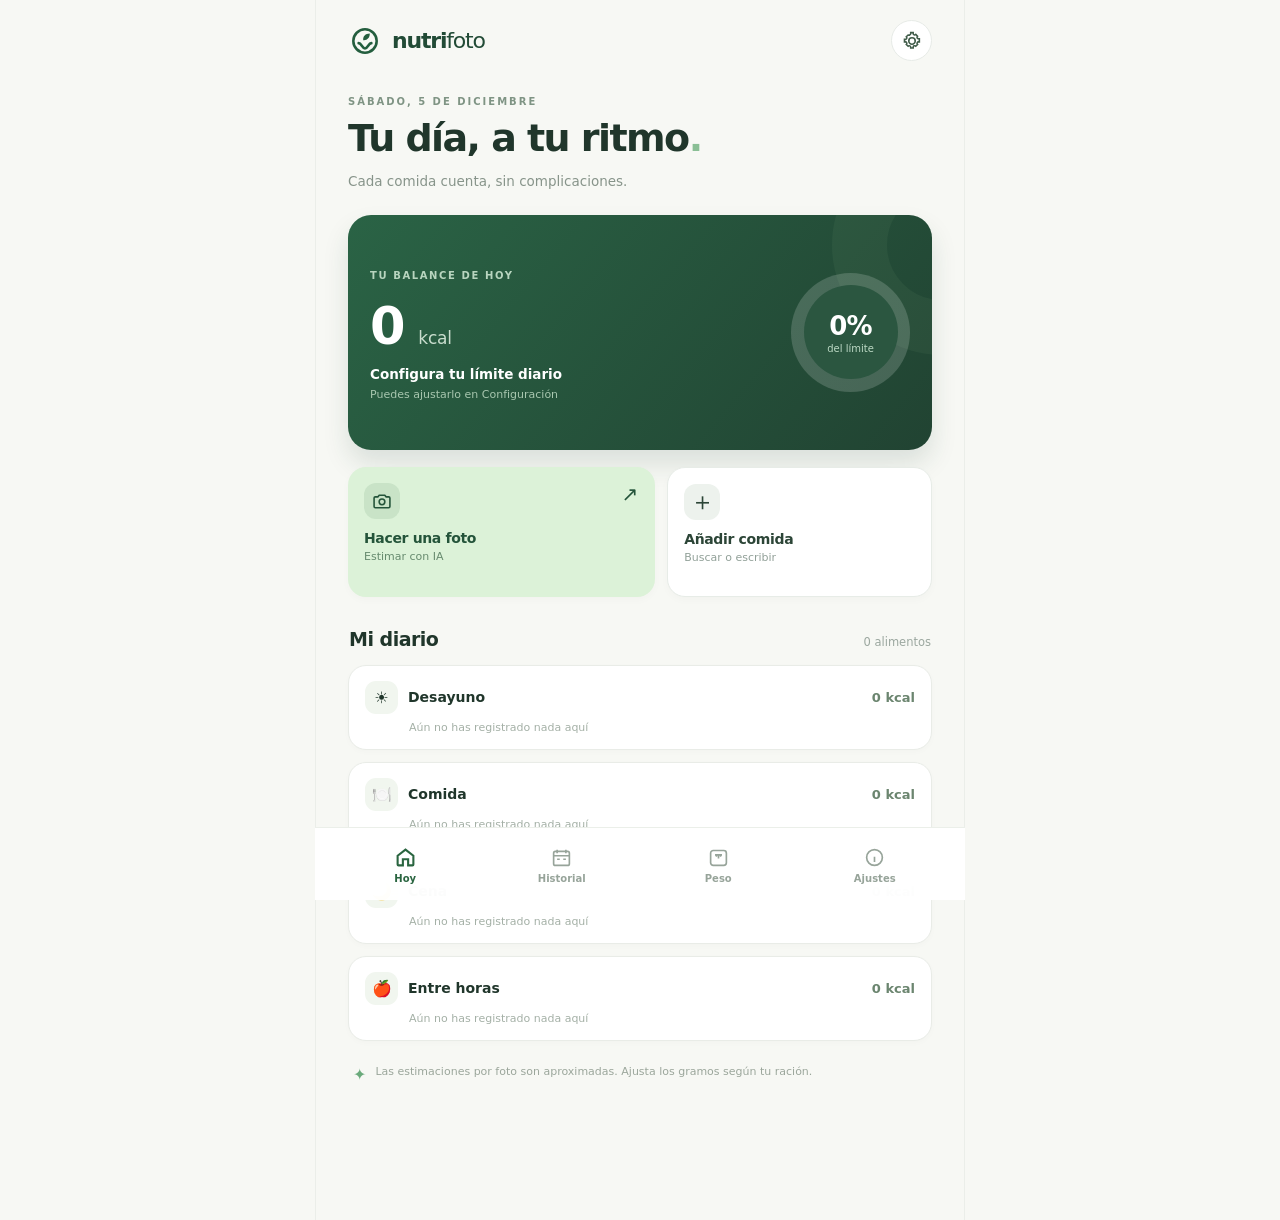
<file: index.html>
<!doctype html>
<html lang="es">
<head>
  <meta charset="utf-8">
  <meta name="viewport" content="width=device-width, initial-scale=1, viewport-fit=cover">
  <meta name="theme-color" content="#f7f8f4">
  <meta name="description" content="Registra tus comidas con una foto, controla tu balance diario y sigue la evolución de tu peso.">
  <meta name="apple-mobile-web-app-capable" content="yes">
  <meta name="apple-mobile-web-app-status-bar-style" content="default">
  <meta name="apple-mobile-web-app-title" content="NutriFoto">
  <link rel="manifest" href="manifest.webmanifest">
  <link rel="apple-touch-icon" href="icons/icon-180.png">
  <link rel="icon" type="image/png" sizes="192x192" href="icons/icon-192.png">
  <link rel="stylesheet" href="styles.css">
  <title>La Nutrición de bochivent · Contador de calorías por foto gratis</title>
</head>
<body>
  <div id="app" class="app">
    <header class="topbar">
      <div class="brand"><span class="brandmark" aria-hidden="true"><svg viewBox="0 0 32 32" fill="none"><circle cx="16" cy="16" r="11" stroke="currentColor" stroke-width="2.4"/><path d="M10 18c2.8 0 3.2 5 6 5s3.2-5 6-5" stroke="currentColor" stroke-width="2.4" stroke-linecap="round"/><path d="M20.5 9c-4.1.1-6.6 2.6-6.2 6.2 3.7.4 6.2-2.1 6.2-6.2Z" fill="currentColor"/></svg></span><span>nutri<span class="brandthin">foto</span></span></div>
      <button id="settingsButton" class="icon-btn" type="button" aria-label="Ajustes" title="Ajustes"><svg viewBox="0 0 24 24" fill="none" stroke="currentColor" stroke-width="1.8"><path d="M12 15.5a3.5 3.5 0 1 0 0-7 3.5 3.5 0 0 0 0 7Z"/><path d="M19.4 15a1.7 1.7 0 0 0 .34 1.87l.1.1-2 2-.1-.1a1.7 1.7 0 0 0-1.87-.34 1.7 1.7 0 0 0-1 1.54V21h-2.8v-.92a1.7 1.7 0 0 0-1-1.54 1.7 1.7 0 0 0-1.87.34l-.1.1-2-2 .1-.1A1.7 1.7 0 0 0 7.54 15 1.7 1.7 0 0 0 6 14H5v-2.8h1a1.7 1.7 0 0 0 1.54-1 1.7 1.7 0 0 0-.34-1.87l-.1-.1 2-2 .1.1A1.7 1.7 0 0 0 11.07 6a1.7 1.7 0 0 0 1-1.54V3.5h2.8v.96a1.7 1.7 0 0 0 1 1.54 1.7 1.7 0 0 0 1.87-.34l.1-.1 2 2-.1.1a1.7 1.7 0 0 0-.34 1.87c.26.6.86 1 1.54 1h.96V14h-.96c-.68 0-1.28.4-1.54 1Z" transform="translate(-1 -.5) scale(.96)"/></svg></button>
    </header>

    <main id="screen-today" class="screen active">
      <div class="page-eyebrow" id="todayDate">HOY</div>
      <h1 class="page-title">Tu día, a tu ritmo<span class="dot">.</span></h1>
      <p class="subtitle">Cada comida cuenta, sin complicaciones.</p>
      <section class="balance-card" aria-label="Resumen de calorías">
        <div class="balance-copy"><span class="muted-on-dark">TU BALANCE DE HOY</span><div class="big-cal" id="consumedCals">0 <small>kcal</small></div><div class="balance-bottom" id="remainingLabel">Establece tu límite diario</div><span class="goal-caption" id="dailyGoalLine"></span></div>
        <div id="ring" class="ring"><div class="ring-inside"><span id="ringPercent">0%</span><small>del límite</small></div></div>
        <div class="balance-glow"></div>
      </section>
      <div class="cta-grid"><button id="photoButton" class="cta cta-primary"><span class="cta-icon"><svg viewBox="0 0 24 24" fill="none" stroke="currentColor" stroke-width="1.9"><path d="M4 7h3l1.7-2h6.6L17 7h3a1.5 1.5 0 0 1 1.5 1.5v10A1.5 1.5 0 0 1 20 20H4a1.5 1.5 0 0 1-1.5-1.5v-10A1.5 1.5 0 0 1 4 7Z"/><circle cx="12" cy="13" r="3.4"/></svg></span><span><strong>Hacer una foto</strong><small>Estimar con IA</small></span><span class="cta-arrow">↗</span></button><button id="manualButton" class="cta cta-secondary"><span class="cta-icon">＋</span><span><strong>Añadir comida</strong><small>Buscar o escribir</small></span></button></div>
      <div class="section-header"><h2>Mi diario</h2><span id="entryCount" class="section-muted">0 alimentos</span></div>
      <div id="todayMeals" class="meal-list"></div>
      <div class="tipline"><span>✦</span> Las estimaciones por foto son aproximadas. Ajusta los gramos según tu ración.</div>
    </main>

    <main id="screen-history" class="screen" hidden>
      <div class="page-eyebrow">TU EVOLUCIÓN</div><h1 class="page-title">Cada día suma<span class="dot">.</span></h1><p class="subtitle">Consulta lo que has registrado anteriormente.</p>
      <div class="section-header"><h2>Últimos 7 días</h2><span class="section-muted">kcal/día</span></div>
      <div class="panel history-panel"><div id="historyChart" class="bar-chart" aria-label="Calorías de los últimos 7 días"></div><div class="bar-chart-labels" id="historyLabels"></div></div>
      <div class="section-header"><h2>Consultar un día</h2></div>
      <div class="panel day-selector"><button id="prevDay" class="date-arrow" aria-label="Día anterior">‹</button><div><div id="historySelectedTitle" class="date-title">Hoy</div><div class="section-muted" id="historySelectedTotal">0 kcal</div></div><button id="nextDay" class="date-arrow" aria-label="Día siguiente">›</button></div>
      <div id="historyMeals" class="meal-list"></div>
    </main>

    <main id="screen-weight" class="screen" hidden>
      <div class="page-eyebrow">BIENESTAR</div><h1 class="page-title">Tu progreso<span class="dot">.</span></h1><p class="subtitle">Un registro sencillo de tu peso.</p>
      <div class="weight-summary"><div class="panel stat-card"><div class="stat-overline">ÚLTIMO PESO</div><div class="stat-value" id="weightCurrent">— <small>kg</small></div><div class="stat-foot" id="weightCurrentDate">Sin registros</div></div><div class="panel stat-card"><div class="stat-overline">CAMBIO TOTAL</div><div class="stat-value" id="weightDelta">— <small>kg</small></div><div class="stat-foot">Desde el primer registro</div></div></div>
      <div class="panel weight-chart-panel"><div class="section-header inner"><h2>Evolución</h2><span id="weightPoints" class="section-muted">0 registros</span></div><div id="weightGraph" class="graph-wrap"></div></div>
      <form id="weightForm" class="panel weight-form"><h2>Añadir peso</h2><div class="form-row"><label>Peso <span>(kg)</span><input id="weightInput" inputmode="decimal" type="number" min="1" max="500" step="0.1" placeholder="Ej. 72,5" required></label><label>Fecha<input id="weightDate" type="date" required></label></div><button type="submit" class="full-button">Guardar peso <span>→</span></button></form>
      <div class="section-header"><h2>Registros</h2></div><div id="weightEntries" class="weight-entry-list"></div>
    </main>

    <main id="screen-settings" class="screen" hidden>
      <div class="page-eyebrow">PREFERENCIAS</div><h1 class="page-title">A tu manera<span class="dot">.</span></h1><p class="subtitle">Tú decides tus objetivos y tus datos.</p>
      <form id="goalForm" class="panel setting-panel"><div class="setting-title"><span class="setting-emoji">🎯</span><div><h2>Límite diario</h2><p>El máximo de calorías que quieres registrar.</p></div></div><label class="field-label" for="goalInput">Calorías por día</label><div class="unit-input"><input type="number" id="goalInput" inputmode="numeric" min="1" max="20000" step="1" required placeholder="Ej. 2000"><span>kcal</span></div><button type="submit" class="full-button">Guardar límite <span>→</span></button><p class="fineprint">Este límite es una preferencia de seguimiento, no una recomendación nutricional.</p></form>
      <div class="panel setting-panel"><div class="setting-title"><span class="setting-emoji">🔐</span><div><h2>Tus datos, bajo control</h2><p>El diario y el peso se guardan en este dispositivo. Las fotos se procesan localmente y no se conservan.</p></div></div><button id="exportButton" class="outline-button">Exportar copia de seguridad <span>↗</span></button><label for="importInput" class="outline-button import-label">Importar copia de seguridad <span>↗</span></label><input id="importInput" type="file" accept="application/json,.json" hidden><button id="eraseButton" class="text-danger">Eliminar todos mis datos</button></div>
      <div class="panel setting-panel"><div class="setting-title"><span class="setting-emoji">✨</span><div><h2>Cómo funciona la foto</h2><p>Un modelo Food-101 identifica el plato más parecido entre 101 categorías. Calculamos las calorías con valores aproximados por 100 g y una ración editable. No detecta con precisión ingredientes, aceites ni cantidades.</p></div></div><p class="fineprint">Para usar el reconocimiento por primera vez necesitas conexión y descargar el modelo (aprox. 90 MB). Si la IA falla, puedes añadir el alimento manualmente, gratis.</p></div>
      <p class="credit">NutriFoto · Sin cuentas, anuncios ni suscripciones.</p>
    </main>

    <nav class="bottom-nav" aria-label="Navegación principal"><button class="nav-button selected" data-tab="today" aria-current="page"><svg viewBox="0 0 24 24" fill="none" stroke="currentColor" stroke-width="1.9"><path d="m3 10 9-7 9 7v10a1 1 0 0 1-1 1h-5v-7H9v7H4a1 1 0 0 1-1-1V10Z"/></svg><span>Hoy</span></button><button class="nav-button" data-tab="history"><svg viewBox="0 0 24 24" fill="none" stroke="currentColor" stroke-width="1.9"><rect x="3" y="5" width="18" height="16" rx="2"/><path d="M7 3v4M17 3v4M3 10h18M7 14h3m4 0h3"/></svg><span>Historial</span></button><button class="nav-button" data-tab="weight"><svg viewBox="0 0 24 24" fill="none" stroke="currentColor" stroke-width="1.9"><rect x="3" y="4" width="18" height="17" rx="3"/><path d="M8 9h8M12 9v4m-3-4 1 2m5-2-1 2"/></svg><span>Peso</span></button><button class="nav-button" data-tab="settings"><svg viewBox="0 0 24 24" fill="none" stroke="currentColor" stroke-width="1.9"><circle cx="12" cy="12" r="9"/><path d="M12 11v6M12 7h.01"/></svg><span>Ajustes</span></button></nav>
  </div>

  <div id="foodOverlay" class="overlay" hidden role="presentation"><div class="sheet" role="dialog" aria-modal="true" aria-labelledby="foodDialogTitle"><div class="sheet-handle"></div><div class="sheet-head"><div><div class="page-eyebrow" id="foodDialogEyebrow">NUEVA COMIDA</div><h2 id="foodDialogTitle">Añadir alimento</h2></div><button id="closeFood" class="close-btn" aria-label="Cerrar">×</button></div><div class="sheet-scroll">
    <div id="photoArea" class="photo-area" hidden><img id="photoPreview" alt="Fotografía de la comida"><div id="aiStatus" class="ai-status"><span class="spinner" id="aiSpinner"></span><span id="aiStatusText">Preparando imagen…</span></div><div id="suggestions" class="suggestions" hidden></div></div>
    <div class="form-field"><label for="foodSearch">¿Qué has comido?</label><input id="foodSearch" type="text" placeholder="Buscar: arroz, pollo, tortilla..." autocomplete="off"><div id="foodMatches" class="food-matches" hidden></div></div>
    <div class="two-fields"><div class="form-field"><label for="gramsInput">Cantidad (g)</label><input id="gramsInput" type="number" inputmode="decimal" min="1" max="10000" step="1" value="150"></div><div class="form-field"><label for="kcal100Input">kcal / 100 g</label><input id="kcal100Input" type="number" inputmode="decimal" min="1" max="1000" step="1" placeholder="Ej. 160"></div></div>
    <div class="form-field"><label for="mealSelect">Momento del día</label><select id="mealSelect"><option value="desayuno">Desayuno</option><option value="comida">Comida</option><option value="cena">Cena</option><option value="snack">Entre horas</option></select></div>
    <div class="kcal-preview"><span>Calorías estimadas</span><strong><span id="previewKcal">—</span> kcal</strong></div><p class="sheet-note">La cantidad no puede determinarse de forma fiable solo con una fotografía. Comprueba los gramos antes de guardar.</p>
  </div><div class="sheet-footer"><button id="saveFood" class="full-button">Añadir al diario <span>→</span></button></div></div></div>
  <input id="cameraInput" type="file" accept="image/*" capture="environment" hidden><input id="galleryInput" type="file" accept="image/*" hidden>
  <div id="captureChooser" class="overlay overlay-chooser" hidden><div class="chooser panel"><div class="chooser-title"><h2>Fotografía tu comida</h2><button id="closeChooser" class="close-btn" aria-label="Cerrar">×</button></div><p class="subtitle">Haz una foto o elige una que ya tengas.</p><button id="takePhoto" class="choice"><span>📷</span><strong>Abrir cámara</strong><span>→</span></button><button id="choosePhoto" class="choice"><span>🖼️</span><strong>Elegir de Fotos</strong><span>→</span></button></div></div>
  <div id="toast" role="status" aria-live="polite"></div>
  <script type="module" src="app.js"></script>
</body>
</html>
</file>
<file: styles.css>
:root{font-family:-apple-system,BlinkMacSystemFont,"Segoe UI",system-ui,sans-serif;color:#20362b;background:#f7f8f4;font-synthesis:none;-webkit-font-smoothing:antialiased;--green:#234d38;--soft:#e6eee7;--line:#e6eae5;--muted:#7a8980}*{box-sizing:border-box}html{height:100%;background:#f7f8f4}body{min-height:100%;margin:0}button,input,select{font:inherit}button{cursor:pointer}button:focus-visible,input:focus-visible,select:focus-visible{outline:3px solid #a1d6b0;outline-offset:2px}button:disabled{opacity:.45;cursor:not-allowed}.app{max-width:650px;min-height:100vh;margin:auto;background:#f7f8f4}.topbar{padding:calc(env(safe-area-inset-top) + 20px) 24px 17px;display:flex;justify-content:space-between;align-items:center}.brand{font-size:22px;font-weight:800;letter-spacing:-1.2px;display:flex;align-items:center;gap:10px;color:#224b36}.brandthin{font-weight:450}.brandmark{display:flex;align-items:center;justify-content:center;color:#245e3e;width:34px;height:34px}.brandmark svg{width:34px;height:34px}.icon-btn{border:1px solid #e7ebe7;background:#fff;border-radius:100%;height:41px;width:41px;display:grid;place-items:center;color:#405c49}.icon-btn svg{height:22px;width:22px}.screen{padding:18px 22px calc(110px + env(safe-area-inset-bottom));min-height:60vh}.screen[hidden]{display:none}.page-eyebrow{color:#7f9484;font-size:10px;font-weight:850;letter-spacing:2px;margin:0 0 10px}.page-title{font-weight:790;letter-spacing:-1.55px;font-size:clamp(29px,7.8vw,38px);line-height:1.12;margin:0}.dot{color:#8abf95}.subtitle{font-size:13.5px;color:#87948a;margin:11px 0 24px;line-height:1.5}.balance-card{position:relative;overflow:hidden;border-radius:23px;min-height:211px;padding:26px 22px;color:#fff;background:linear-gradient(130deg,#2a6345 0%,#214332 100%);display:flex;align-items:center;justify-content:space-between;gap:8px;box-shadow:0 14px 26px rgba(34,72,52,.13)}.balance-glow{position:absolute;width:220px;height:220px;border:55px solid rgba(183,227,176,.05);right:-120px;top:-80px;border-radius:50%;pointer-events:none}.balance-copy{position:relative;z-index:1;max-width:65%}.muted-on-dark{font-size:10px;letter-spacing:1.6px;font-weight:750;color:#b8d5bf}.big-cal{font-size:51px;line-height:1.2;font-weight:780;letter-spacing:-2.5px;margin-top:13px;white-space:nowrap}.big-cal small{font-size:17px;letter-spacing:-.2px;font-weight:500;color:#c9ddcd}.balance-bottom{font-size:13.5px;font-weight:600;margin-top:9px}.goal-caption{font-size:11px;color:#a9c7b0;display:block;margin-top:6px}.ring{width:119px;height:119px;flex:0 0 119px;border-radius:50%;background:conic-gradient(#c5eebd 0deg,#c5eebd 0deg,rgba(255,255,255,.17) 0deg);display:grid;place-items:center;position:relative}.ring-inside{width:94px;height:94px;background:#2b5640;border-radius:50%;display:flex;flex-direction:column;align-items:center;justify-content:center;z-index:1}.ring-inside span{font-size:26px;font-weight:760;letter-spacing:-.8px}.ring-inside small{font-size:10px;color:#bdd9c4;margin-top:2px}.cta-grid{display:grid;grid-template-columns:1.16fr 1fr;gap:12px;margin:17px 0 31px}.cta{border:0;min-height:120px;border-radius:18px;text-align:left;display:flex;position:relative;flex-direction:column;align-items:flex-start;padding:16px;gap:11px;box-shadow:0 3px 8px rgba(30,62,45,.025)}.cta-primary{background:#dcf2d8;color:#24543a}.cta-secondary{background:#fff;color:#2c4537;border:1px solid #e7ece7}.cta-icon{width:36px;height:36px;border-radius:12px;background:rgba(31,103,56,.1);display:grid;place-items:center;font-size:25px;font-weight:350}.cta-icon svg{height:20px;width:20px}.cta-secondary .cta-icon{background:#edf2ed}.cta strong{font-size:14px;font-weight:730;display:block;letter-spacing:-.35px}.cta small{font-size:11px;color:#668a6e;display:block;margin-top:4px}.cta-secondary small{color:#91a098}.cta-arrow{position:absolute;right:17px;top:15px;font-size:20px}.section-header{display:flex;align-items:baseline;justify-content:space-between;margin:0 1px 15px;gap:12px}.section-header h2{font-size:19px;font-weight:760;letter-spacing:-.5px;margin:0}.section-muted{font-size:11.5px;color:#9ba79f}.meal-list{display:flex;flex-direction:column;gap:12px}.meal-card{background:#fff;border:1px solid #e9ece7;border-radius:18px;padding:15px 16px;box-shadow:0 2px 6px rgba(35,65,41,.018)}.meal-card-header{display:flex;align-items:center;justify-content:space-between;gap:12px}.meal-name{display:flex;align-items:center;gap:10px;font-size:14px;font-weight:710}.meal-emoji{width:33px;height:33px;background:#f1f6ef;border-radius:11px;display:grid;place-items:center;font-size:16px}.meal-total{font-size:13px;color:#6b856f;font-weight:690}.meal-empty{font-size:11px;color:#a4b0a6;margin:7px 0 0 44px}.food-entry{border-top:1px solid #f0f2ef;margin-top:12px;padding-top:12px;display:flex;align-items:center;gap:11px}.entry-info{flex:1;min-width:0}.entry-name{font-weight:650;font-size:13.5px;white-space:nowrap;overflow:hidden;text-overflow:ellipsis}.entry-sub{font-size:11px;color:#9aa69c;margin-top:5px}.entry-kcal{font-size:13px;font-weight:710;color:#294934;white-space:nowrap}.entry-actions{display:flex;gap:1px}.tiny-btn{border:0;background:transparent;color:#a2aba4;padding:5px;border-radius:8px;font-size:15px}.tipline{font-size:11px;color:#9ba69b;line-height:1.55;display:flex;align-items:flex-start;gap:9px;margin:22px 5px}.tipline span{color:#6aaa7b;font-size:16px}.bottom-nav{position:fixed;bottom:0;left:50%;transform:translateX(-50%);width:min(650px,100%);padding:10px 12px calc(8px + env(safe-area-inset-bottom));background:rgba(255,255,255,.96);border-top:1px solid #ebefe9;display:grid;grid-template-columns:repeat(4,1fr);z-index:20;backdrop-filter:blur(18px);-webkit-backdrop-filter:blur(18px)}.nav-button{min-height:54px;border:0;background:transparent;display:flex;align-items:center;flex-direction:column;gap:5px;color:#97a49a;justify-content:center;font-size:10px;font-weight:650}.nav-button svg{width:21px;height:21px}.nav-button.selected{color:#2a6540}.nav-button.selected svg{stroke-width:2.4}.panel{background:#fff;border:1px solid #e8ebe5;border-radius:19px}.history-panel{padding:22px 17px 14px;margin-bottom:29px}.bar-chart{height:166px;display:flex;align-items:flex-end;justify-content:space-around;gap:10px;padding:8px 9px 0}.bar-wrap{flex:1;height:100%;display:flex;flex-direction:column;align-items:center;justify-content:flex-end;gap:6px;min-width:0}.bar-num{color:#7e9283;font-size:9px;font-weight:700}.bar{width:100%;max-width:34px;border-radius:8px 8px 3px 3px;background:#d8e8d9;min-height:4px}.bar.today{background:#3c8557}.bar.exceeded{background:#e5b5a0}.bar-chart-labels{display:grid;grid-template-columns:repeat(7,1fr);text-align:center;margin:10px 8px 0;gap:10px;font-size:10px;color:#91a095}.day-selector{display:flex;align-items:center;justify-content:space-between;text-align:center;padding:12px;margin-bottom:15px}.date-arrow{border:0;background:#f0f5f0;color:#42634b;border-radius:50%;height:34px;width:34px;font-size:25px;line-height:1}.date-title{font-size:13px;font-weight:740;margin-bottom:4px}.weight-summary{display:grid;grid-template-columns:1fr 1fr;gap:13px;margin-bottom:15px}.stat-card{padding:20px 15px 18px;min-width:0}.stat-overline{font-size:10px;color:#8ca08f;letter-spacing:1px;font-weight:750}.stat-value{font-size:30px;font-weight:760;letter-spacing:-1.7px;margin-top:15px;color:#254e39;white-space:nowrap}.stat-value small{font-size:14px;font-weight:500;color:#849687}.stat-foot{color:#a2afa5;font-size:10px;margin-top:5px;line-height:1.4}.weight-chart-panel{padding:22px 18px 14px;margin-bottom:16px}.inner{margin-bottom:14px}.graph-wrap{min-height:175px;display:flex;align-items:center;justify-content:center}.graph-wrap svg{width:100%;height:auto;display:block}.graph-empty{text-align:center;color:#9dab9d;font-size:12px;line-height:1.6;padding:50px 0}.weight-form{padding:20px;margin-bottom:25px}.weight-form h2,.setting-panel h2{font-size:17px;font-weight:740;letter-spacing:-.4px;margin:0}.form-row{display:grid;grid-template-columns:1fr 1.1fr;gap:11px;margin:16px 0}.form-row label{display:flex;flex-direction:column;font-size:12px;font-weight:650;color:#55725d;gap:8px}.form-row label span{font-weight:400;color:#90a092}.form-row input{width:100%;min-width:0;border:1px solid #dfe6df;border-radius:11px;padding:13px 10px;font-size:15px;background:#fafcf9;color:#2a4935}.full-button{width:100%;border:0;border-radius:13px;padding:16px 19px;display:flex;align-items:center;justify-content:space-between;background:#25563b;color:#fff;font-weight:730;font-size:14px;letter-spacing:-.1px}.full-button span{font-size:20px;font-weight:350}.weight-entry-list{display:flex;flex-direction:column;gap:9px}.weight-entry{padding:14px 17px;border:1px solid #e9ede8;background:#fff;border-radius:13px;display:flex;justify-content:space-between;align-items:center}.weight-entry strong{font-size:14px;color:#36543e}.weight-entry small{display:block;color:#9ba99f;font-size:10px;margin-top:4px}.weight-entry button{border:0;background:transparent;color:#a5b0a7;font-size:20px}.weight-empty{font-size:12px;color:#9ba99f;padding:14px 4px}.setting-panel{padding:20px;margin-bottom:16px}.setting-title{display:flex;gap:13px;align-items:flex-start;margin-bottom:18px}.setting-emoji{font-size:21px;background:#edf5ea;width:42px;height:42px;display:grid;place-items:center;border-radius:13px;flex:0 0 42px}.setting-title p{margin:6px 0 0;font-size:12px;line-height:1.55;color:#8a998d}.field-label{display:block;font-size:11px;font-weight:700;margin-bottom:8px;color:#6c826f}.unit-input{display:flex;align-items:center;border:1px solid #dfe6df;border-radius:12px;background:#fafcf9;padding:0 15px;margin-bottom:13px}.unit-input input{border:0;outline:none;padding:15px 0;flex:1;min-width:0;background:transparent;font-size:20px;font-weight:670;color:#2b4b39}.unit-input span{color:#8ba194;font-size:13px}.fineprint{font-size:10.5px;color:#99a89b;line-height:1.55;margin:13px 2px 0}.outline-button{border:1px solid #e4ebe3;border-radius:11px;background:#f9fbf8;width:100%;padding:14px;text-align:left;display:flex;justify-content:space-between;color:#2f5238;font-size:12.5px;font-weight:670;margin:8px 0;text-decoration:none}.text-danger{border:0;background:none;padding:13px 0 0;color:#bb7667;font-size:12px}.credit{color:#a7b1a9;font-size:11px;text-align:center;margin-top:27px}.overlay[hidden]{display:none}.overlay{position:fixed;inset:0;background:rgba(22,44,30,.43);z-index:40;display:flex;align-items:flex-end;justify-content:center;backdrop-filter:blur(3px);-webkit-backdrop-filter:blur(3px)}.sheet{max-width:650px;width:100%;background:#fbfcf9;border-radius:27px 27px 0 0;max-height:94dvh;display:flex;flex-direction:column;padding:0 22px calc(10px + env(safe-area-inset-bottom));box-shadow:0 -5px 30px rgba(15,31,20,.1)}.sheet-handle{width:43px;height:5px;background:#d6dfd6;border-radius:10px;align-self:center;margin:11px 0 15px}.sheet-head{display:flex;align-items:center;justify-content:space-between;padding-bottom:14px;gap:10px}.sheet-head h2{font-size:24px;letter-spacing:-.8px;margin:0}.sheet-head .page-eyebrow{margin-bottom:6px}.close-btn{height:36px;width:36px;border:0;border-radius:50%;font-size:25px;background:#edf2ed;color:#69806d;display:grid;place-items:center}.sheet-scroll{overflow:auto;flex:1;overscroll-behavior:contain;padding-bottom:8px}.photo-area{margin:3px 0 19px}.photo-area img{height:160px;width:100%;display:block;object-fit:cover;border-radius:14px;background:#e2e8df}.ai-status{margin:10px 1px 0;display:flex;align-items:center;gap:8px;font-size:11px;color:#6f927a;min-height:23px;line-height:1.4}.spinner{width:14px;height:14px;border-radius:50%;border:2px solid #d6e8db;border-top-color:#408e62;animation:spin .8s linear infinite;flex:none}.spinner[hidden]{display:none}@keyframes spin{to{transform:rotate(360deg)}}.suggestions{display:flex;flex-wrap:wrap;gap:7px;margin-top:11px}.suggestion{border:1px solid #dce8db;border-radius:99px;padding:7px 10px;background:#f1f8f0;color:#426d4f;font-size:11px}.suggestion span{color:#8aa68d}.form-field{margin-bottom:15px;position:relative}.form-field label{display:block;color:#5f7766;font-size:12px;font-weight:700;margin:0 0 8px}.form-field input,.form-field select{background:#fff;border:1px solid #dee6de;width:100%;height:48px;border-radius:12px;padding:0 13px;color:#31503c;font-size:15px;outline:none}.form-field input:focus,.form-field select:focus{border-color:#74af83;box-shadow:0 0 0 3px #e3f2e2}.food-matches{max-height:185px;overflow:auto;border:1px solid #dae5db;background:white;border-radius:11px;margin-top:5px;box-shadow:0 12px 24px #1d453018;position:absolute;left:0;right:0;z-index:2}.food-match{display:flex;justify-content:space-between;gap:8px;padding:10px 12px;width:100%;background:#fff;border:0;border-bottom:1px solid #f0f2ef;text-align:left;color:#375c42;font-size:12.5px}.food-match small{color:#99a79a;white-space:nowrap}.food-match:last-child{border:0}.two-fields{display:grid;grid-template-columns:1fr 1fr;gap:12px}.kcal-preview{background:#eaf4e7;border-radius:12px;display:flex;justify-content:space-between;align-items:center;padding:17px 14px;gap:8px;color:#49654d}.kcal-preview span{font-size:12px}.kcal-preview strong{white-space:nowrap;font-size:19px;color:#2d663f}.kcal-preview strong span{font-size:22px;font-weight:780}.sheet-note{color:#9aa99c;font-size:10.5px;line-height:1.5;margin:12px 4px}.sheet-footer{padding-top:12px;border-top:1px solid #eff2ee}.overlay-chooser{z-index:35}.chooser{max-width:560px;width:calc(100% - 25px);margin-bottom:calc(18px + env(safe-area-inset-bottom));padding:20px 18px}.chooser-title{display:flex;align-items:center;justify-content:space-between}.chooser-title h2{margin:0;font-size:20px}.chooser .subtitle{margin:9px 0 18px}.choice{display:flex;align-items:center;gap:15px;border:1px solid #e5ebe4;background:#fafdF9;border-radius:13px;width:100%;margin-top:10px;padding:15px 16px;text-align:left;color:#315b3f}.choice>span:first-child{font-size:22px}.choice strong{font-weight:650;flex:1}.choice>span:last-child{font-size:18px}#toast{position:fixed;z-index:90;bottom:calc(100px + env(safe-area-inset-bottom));left:50%;transform:translate(-50%,20px);max-width:calc(100% - 40px);border-radius:13px;background:#253f30;color:white;font-size:12px;line-height:1.45;padding:12px 18px;box-shadow:0 8px 18px #1c35292e;opacity:0;pointer-events:none;transition:.2s ease}#toast.show{opacity:1;transform:translate(-50%,0)}body.modal-open{overflow:hidden}@media(min-width:650px){.app{border-left:1px solid #ebeee9;border-right:1px solid #ebeee9}.screen{padding-left:32px;padding-right:32px}.topbar{padding-left:32px;padding-right:32px}.sheet{border-radius:27px;margin-bottom:2vh;max-height:94vh}.overlay{align-items:flex-end}.balance-card{min-height:235px}.cta{min-height:130px}}@media(max-width:365px){.screen{padding-left:15px;padding-right:15px}.topbar{padding-left:18px;padding-right:18px}.balance-card{padding:20px 15px}.ring{flex-basis:102px;width:102px;height:102px}.ring-inside{width:79px;height:79px}.big-cal{font-size:41px}.cta{padding:12px}.cta strong{font-size:12px}}@media(prefers-reduced-motion:reduce){*{animation:none!important;transition:none!important}}
</file>
